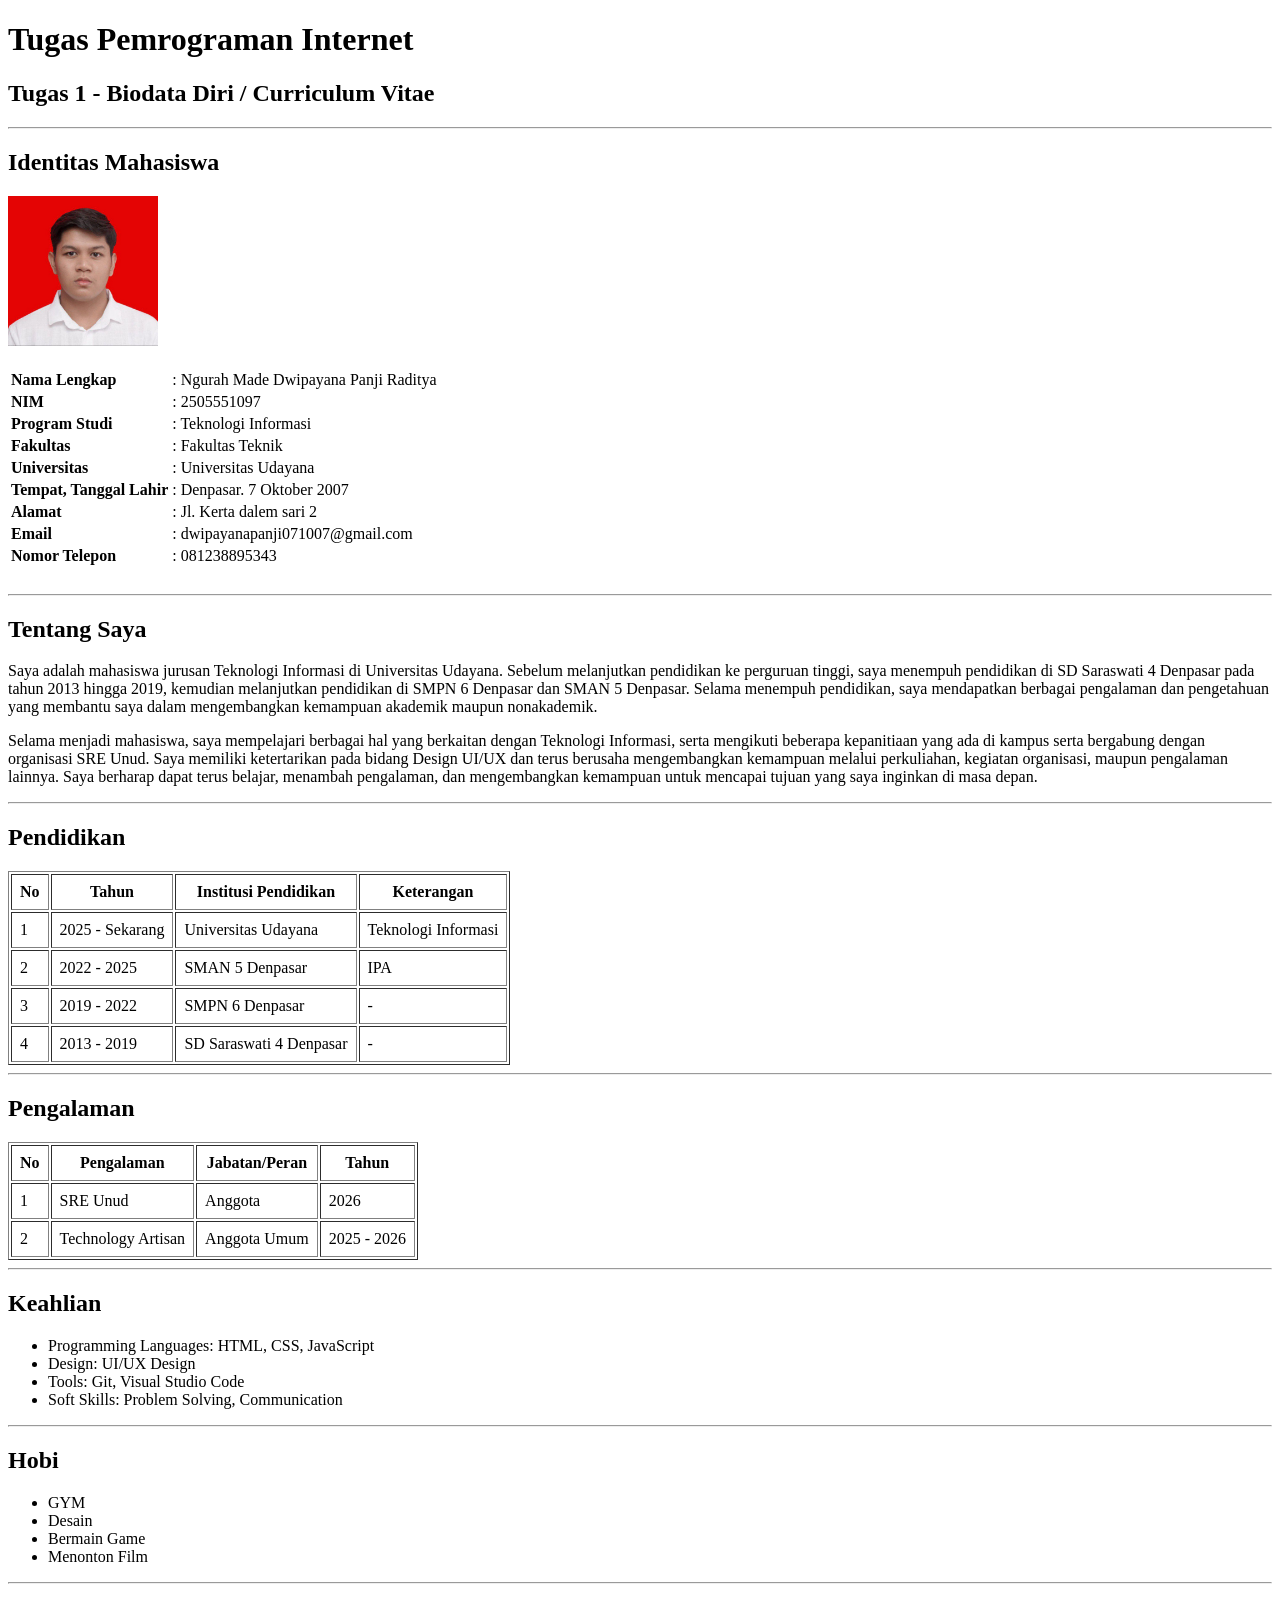
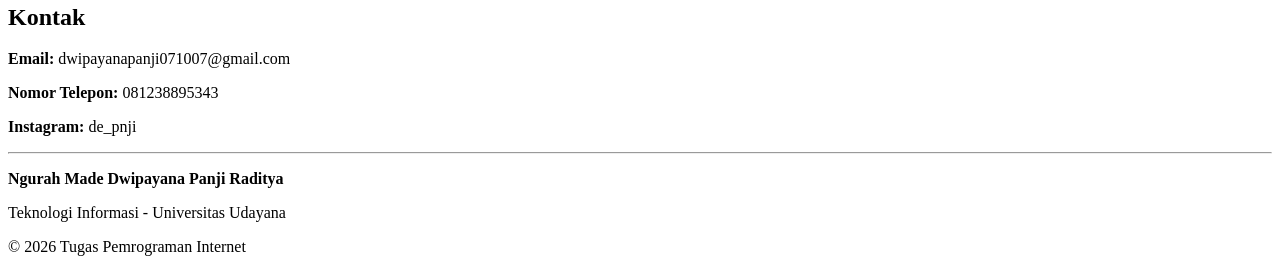
<file: index.html>
<!DOCTYPE html>
<html lang="id">

<head>
    <meta charset="UTF-8">
    <meta name="viewport" content="width=device-width, initial-scale=1.0">

    <title>Biodata Diri - Tugas 1 Pemrograman Internet</title>
</head>

<body>

    <h1>Tugas Pemrograman Internet</h1>

    <h2>Tugas 1 - Biodata Diri / Curriculum Vitae</h2>

    <hr>



    <h2>Identitas Mahasiswa</h2>

    <img src="foto.jpg" alt="Foto Profil" width="150" height="150">

    <br><br>

    <table>

        <tr>
            <td><b>Nama Lengkap</b></td>
            <td>: Ngurah Made Dwipayana Panji Raditya</td>
        </tr>

        <tr>
            <td><b>NIM</b></td>
            <td>: 2505551097</td>
        </tr>

        <tr>
            <td><b>Program Studi</b></td>
            <td>: Teknologi Informasi</td>
        </tr>

        <tr>
            <td><b>Fakultas</b></td>
            <td>: Fakultas Teknik</td>
        </tr>

        <tr>
            <td><b>Universitas</b></td>
            <td>: Universitas Udayana</td>
        </tr>

        <tr>
            <td><b>Tempat, Tanggal Lahir</b></td>
            <td>: Denpasar. 7 Oktober 2007</td>
        </tr>

        <tr>
            <td><b>Alamat</b></td>
            <td>: Jl. Kerta dalem sari 2</td>
        </tr>

        <tr>
            <td><b>Email</b></td>
            <td>: dwipayanapanji071007@gmail.com</td>
        </tr>

        <tr>
            <td><b>Nomor Telepon</b></td>
            <td>: 081238895343</td>
        </tr>

    </table>

    <br>

    <hr>


    <h2>Tentang Saya</h2>

    <p>
        Saya adalah mahasiswa jurusan Teknologi Informasi di Universitas Udayana. Sebelum melanjutkan pendidikan ke perguruan
        tinggi, saya menempuh pendidikan di SD Saraswati 4 Denpasar pada tahun 2013 hingga 2019, kemudian melanjutkan pendidikan
        di SMPN 6 Denpasar dan SMAN 5 Denpasar. Selama menempuh pendidikan, saya mendapatkan berbagai pengalaman dan pengetahuan
        yang membantu saya dalam mengembangkan kemampuan akademik maupun nonakademik.
    </p>

    <p>
        Selama menjadi mahasiswa, saya mempelajari berbagai hal yang berkaitan dengan Teknologi Informasi, serta mengikuti
        beberapa kepanitiaan yang ada di
        kampus serta bergabung dengan organisasi SRE Unud. Saya memiliki ketertarikan pada bidang Design UI/UX dan terus
        berusaha mengembangkan kemampuan melalui perkuliahan, kegiatan organisasi, maupun pengalaman lainnya. Saya berharap
        dapat terus belajar, menambah pengalaman, dan mengembangkan kemampuan untuk mencapai tujuan yang saya inginkan di masa
        depan.
    </p>

    <hr>



    <h2>Pendidikan</h2>

    <table border="1" cellpadding="8">

        <tr>
            <th>No</th>
            <th>Tahun</th>
            <th>Institusi Pendidikan</th>
            <th>Keterangan</th>
        </tr>

        <tr>
            <td>1</td>
            <td>2025 - Sekarang</td>
            <td>Universitas Udayana</td>
            <td>Teknologi Informasi</td>
        </tr>

        <tr>
            <td>2</td>
            <td>2022 - 2025</td>
            <td>SMAN 5 Denpasar</td>
            <td>IPA</td>
        </tr>

        <tr>
            <td>3</td>
            <td>2019 - 2022</td>
            <td> SMPN 6 Denpasar</td>
            <td>-</td>
        </tr>

        <tr>
            <td>4</td>
            <td>2013 - 2019</td>
            <td>SD Saraswati 4 Denpasar</td>
            <td>-</td>
        </tr>

    </table>

    <hr>


    <h2>Pengalaman</h2>

    <table border="1" cellpadding="8">

        <tr>
            <th>No</th>
            <th>Pengalaman</th>
            <th>Jabatan/Peran</th>
            <th>Tahun</th>
        </tr>

        <tr>
            <td>1</td>
            <td>SRE Unud</td>
            <td>Anggota</td>
            <td>2026</td>
        </tr>

        <tr>
            <td>2</td>
            <td>Technology Artisan</td>
            <td>Anggota Umum</td>
            <td>2025 - 2026</td>
        </tr>


    </table>

    <hr>



    <h2>Keahlian</h2>

    <ul>
        <li>Programming Languages: HTML, CSS, JavaScript</li>
        <li>Design: UI/UX Design</li>
        <li>Tools: Git, Visual Studio Code</li>
        <li>Soft Skills: Problem Solving, Communication</li>
    </ul>

    <hr>



    <h2>Hobi</h2>

    <ul>
        <li>GYM</li>
        <li>Desain</li>
        <li>Bermain Game</li>
        <li>Menonton Film</li>
    </ul>

    <hr>


    <h2>Kontak</h2>

    <p>
        <b>Email:</b> dwipayanapanji071007@gmail.com
    </p>

    <p>
        <b>Nomor Telepon:</b> 081238895343
    </p>

    <p>
        <b>Instagram:</b> de_pnji
    </p>


    <hr>

    <p>
        <b>Ngurah Made Dwipayana Panji Raditya</b>
    </p>

    <p>
        Teknologi Informasi - Universitas Udayana
    </p>

    <p>
        &copy; 2026 Tugas Pemrograman Internet
    </p>

</body>

</html>
</file>
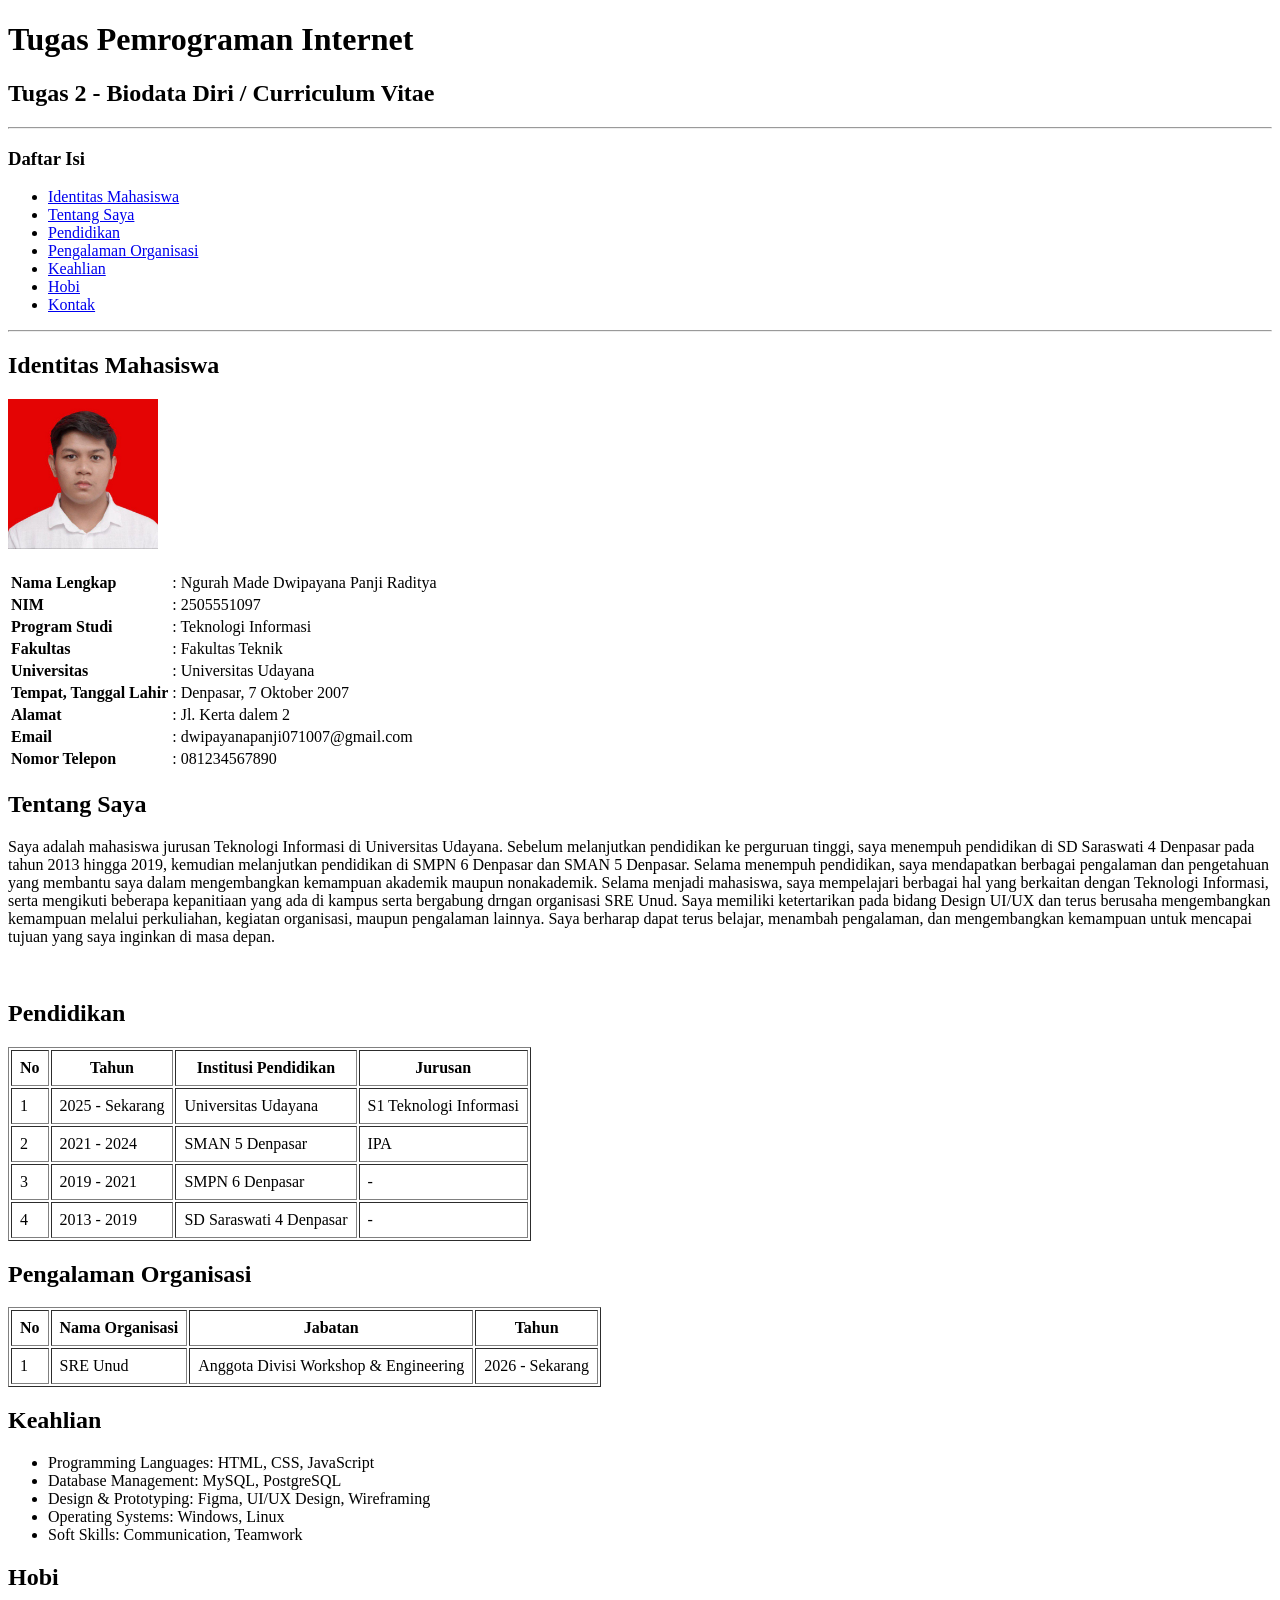
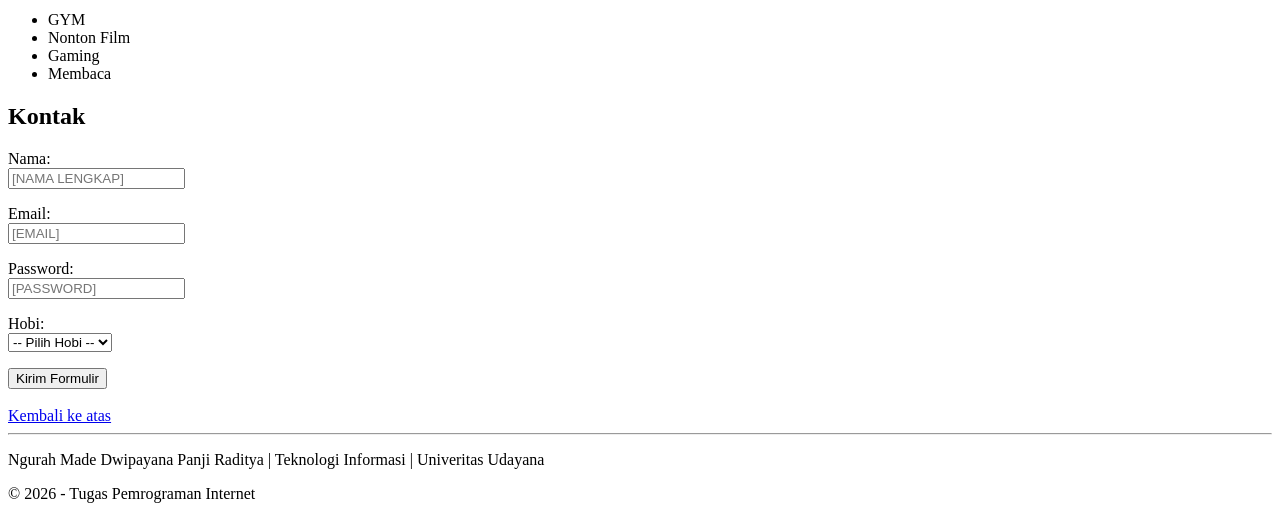
<file: indexx.html>
<!DOCTYPE html>
<html lang="id">

<head>
    <meta charset="UTF-8">
    <meta name="viewport" content="width=device-width, initial-scale=1.0">

    <title>Biodata Diri - Tugas 2 Pemrograman Internet</title>
</head>

<body>

    <header>
        <h1>Tugas Pemrograman Internet</h1>
        <h2>Tugas 2 - Biodata Diri / Curriculum Vitae</h2>

        <hr>
    </header>


    <nav>
        <h3>Daftar Isi</h3>

        <ul>
            <li><a href="#identitas">Identitas Mahasiswa</a></li>
            <li><a href="#tentang">Tentang Saya</a></li>
            <li><a href="#pendidikan">Pendidikan</a></li>
            <li><a href="#pengalaman">Pengalaman Organisasi</a></li>
            <li><a href="#keahlian">Keahlian</a></li>
            <li><a href="#hobi">Hobi</a></li>
            <li><a href="#kontak">Kontak</a></li>
        </ul>

        <hr>
    </nav>


    <section id="identitas">

        <h2>Identitas Mahasiswa</h2>

        <img src="foto.jpg" alt="Foto Profil" width="150" height="150">

        <br><br>

        <table>
            <tr>
                <td><strong>Nama Lengkap</strong></td>
                <td>: Ngurah Made Dwipayana Panji Raditya</td>
            </tr>

            <tr>
                <td><strong>NIM</strong></td>
                <td>: 2505551097</td>
            </tr>

            <tr>
                <td><strong>Program Studi</strong></td>
                <td>: Teknologi Informasi</td>
            </tr>

            <tr>
                <td><strong>Fakultas</strong></td>
                <td>: Fakultas Teknik</td>
            </tr>

            <tr>
                <td><strong>Universitas</strong></td>
                <td>: Universitas Udayana</td>
            </tr>

            <tr>
                <td><strong>Tempat, Tanggal Lahir</strong></td>
                <td>: Denpasar, 7 Oktober 2007</td>
            </tr>

            <tr>
                <td><strong>Alamat</strong></td>
                <td>: Jl. Kerta dalem 2</td>
            </tr>

            <tr>
                <td><strong>Email</strong></td>
                <td>: dwipayanapanji071007@gmail.com</td>
            </tr>

            <tr>
                <td><strong>Nomor Telepon</strong></td>
                <td>: 081234567890</td>
            </tr>
        </table>


    </section>


    <section id="tentang">

        <h2>Tentang Saya</h2>

        <p>
            Saya adalah mahasiswa jurusan Teknologi Informasi di Universitas Udayana. Sebelum melanjutkan pendidikan ke perguruan
            tinggi, saya menempuh pendidikan di SD Saraswati 4 Denpasar pada tahun 2013 hingga 2019, kemudian melanjutkan pendidikan
            di SMPN 6 Denpasar dan SMAN 5 Denpasar. Selama menempuh pendidikan, saya mendapatkan berbagai pengalaman dan pengetahuan
            yang membantu saya dalam mengembangkan kemampuan akademik maupun nonakademik.
            Selama menjadi mahasiswa, saya mempelajari berbagai hal yang berkaitan dengan Teknologi Informasi, serta mengikuti
            beberapa kepanitiaan yang ada di
            kampus serta bergabung drngan organisasi SRE Unud. Saya memiliki ketertarikan pada bidang Design UI/UX dan terus
            berusaha mengembangkan kemampuan melalui perkuliahan, kegiatan organisasi, maupun pengalaman lainnya. Saya berharap
            dapat terus belajar, menambah pengalaman, dan mengembangkan kemampuan untuk mencapai tujuan yang saya inginkan di masa
            depan.
        </p>

        <br>

    </section>


    <section id="pendidikan">

        <h2>Pendidikan</h2>

        <table border="1" cellpadding="8">

            <tr>
                <th>No</th>
                <th>Tahun</th>
                <th>Institusi Pendidikan</th>
                <th>Jurusan</th>
            </tr>

            <tr>
                <td>1</td>
                <td>2025 - Sekarang</td>
                <td>Universitas Udayana</td>
                <td>S1 Teknologi Informasi</td>
            </tr>

            <tr>
                <td>2</td>
                <td>2021 - 2024</td>
                <td>SMAN 5 Denpasar</td>
                <td>IPA</td>
            </tr>

            <tr>
                <td>3</td>
                <td>2019 - 2021</td>
                <td>SMPN 6 Denpasar</td>
                <td>-</td>
            </tr>

            <tr>
                <td>4</td>
                <td>2013 - 2019</td>
                <td>SD Saraswati 4 Denpasar</td>
                <td>-</td>
            </tr>

        </table>

  

    </section>


    <section id="pengalaman">

        <h2>Pengalaman Organisasi</h2>

        <table border="1" cellpadding="8">

            <tr>
                <th>No</th>
                <th>Nama Organisasi</th>
                <th>Jabatan</th>
                <th>Tahun</th>
            </tr>

            <tr>
                <td>1</td>
                <td>SRE Unud</td>
                <td>Anggota Divisi Workshop & Engineering</td>
                <td>2026 - Sekarang</td>
            </tr>

         

        </table>


    </section>


    <section id="keahlian">

        <h2>Keahlian</h2>

        <ul>
            <li>Programming Languages: HTML, CSS, JavaScript</li>
            <li>Database Management: MySQL, PostgreSQL</li>
            <li>Design & Prototyping: Figma, UI/UX Design, Wireframing</li>
            <li>Operating Systems: Windows, Linux</li>
            <li>Soft Skills: Communication, Teamwork</li>
        </ul>

    </section>


    <section id="hobi">

        <h2>Hobi</h2>

        <ul>
            <li>GYM</li>
            <li>Nonton Film</li>
            <li>Gaming</li>
            <li>Membaca</li>
        </ul>


    </section>


    <section id="kontak">

        <h2>Kontak</h2>

        <form>

            <p>
                <label for="nama">Nama:</label>
                <br>

                <input type="text" id="nama" name="nama" placeholder="[NAMA LENGKAP]">
            </p>


            <p>
                <label for="email">Email:</label>
                <br>

                <input type="email" id="email" name="email" placeholder="[EMAIL]">
            </p>


            <p>
                <label for="password">Password:</label>
                <br>

                <input type="password" id="password" name="password" placeholder="[PASSWORD]">
            </p>


            <p>
                <label for="hobi">Hobi:</label>
                <br>

                <select id="hobi" name="hobi">

                    <option value="">
                        -- Pilih Hobi --
                    </option>

                    <option value="olahraga">
                        Olahraga
                    </option>

                    <option value="musik">
                        Musik
                    </option>

                    <option value="gaming">
                        Gaming
                    </option>

                    <option value="membaca">
                        Membaca
                    </option>

                    <option value="lainnya">
                        Lainnya
                    </option>

                </select>

            </p>


            <button type="submit">
                Kirim Formulir
            </button>

        </form>

        <br>

        <a href="#top">Kembali ke atas</a>

        <hr>

    </section>


    <footer>

        <p>
            Ngurah Made Dwipayana Panji Raditya | Teknologi Informasi | Univeritas Udayana
        </p>

        <p>
            &copy; 2026 - Tugas Pemrograman Internet
        </p>

    </footer>

</body>

</html>
</file>
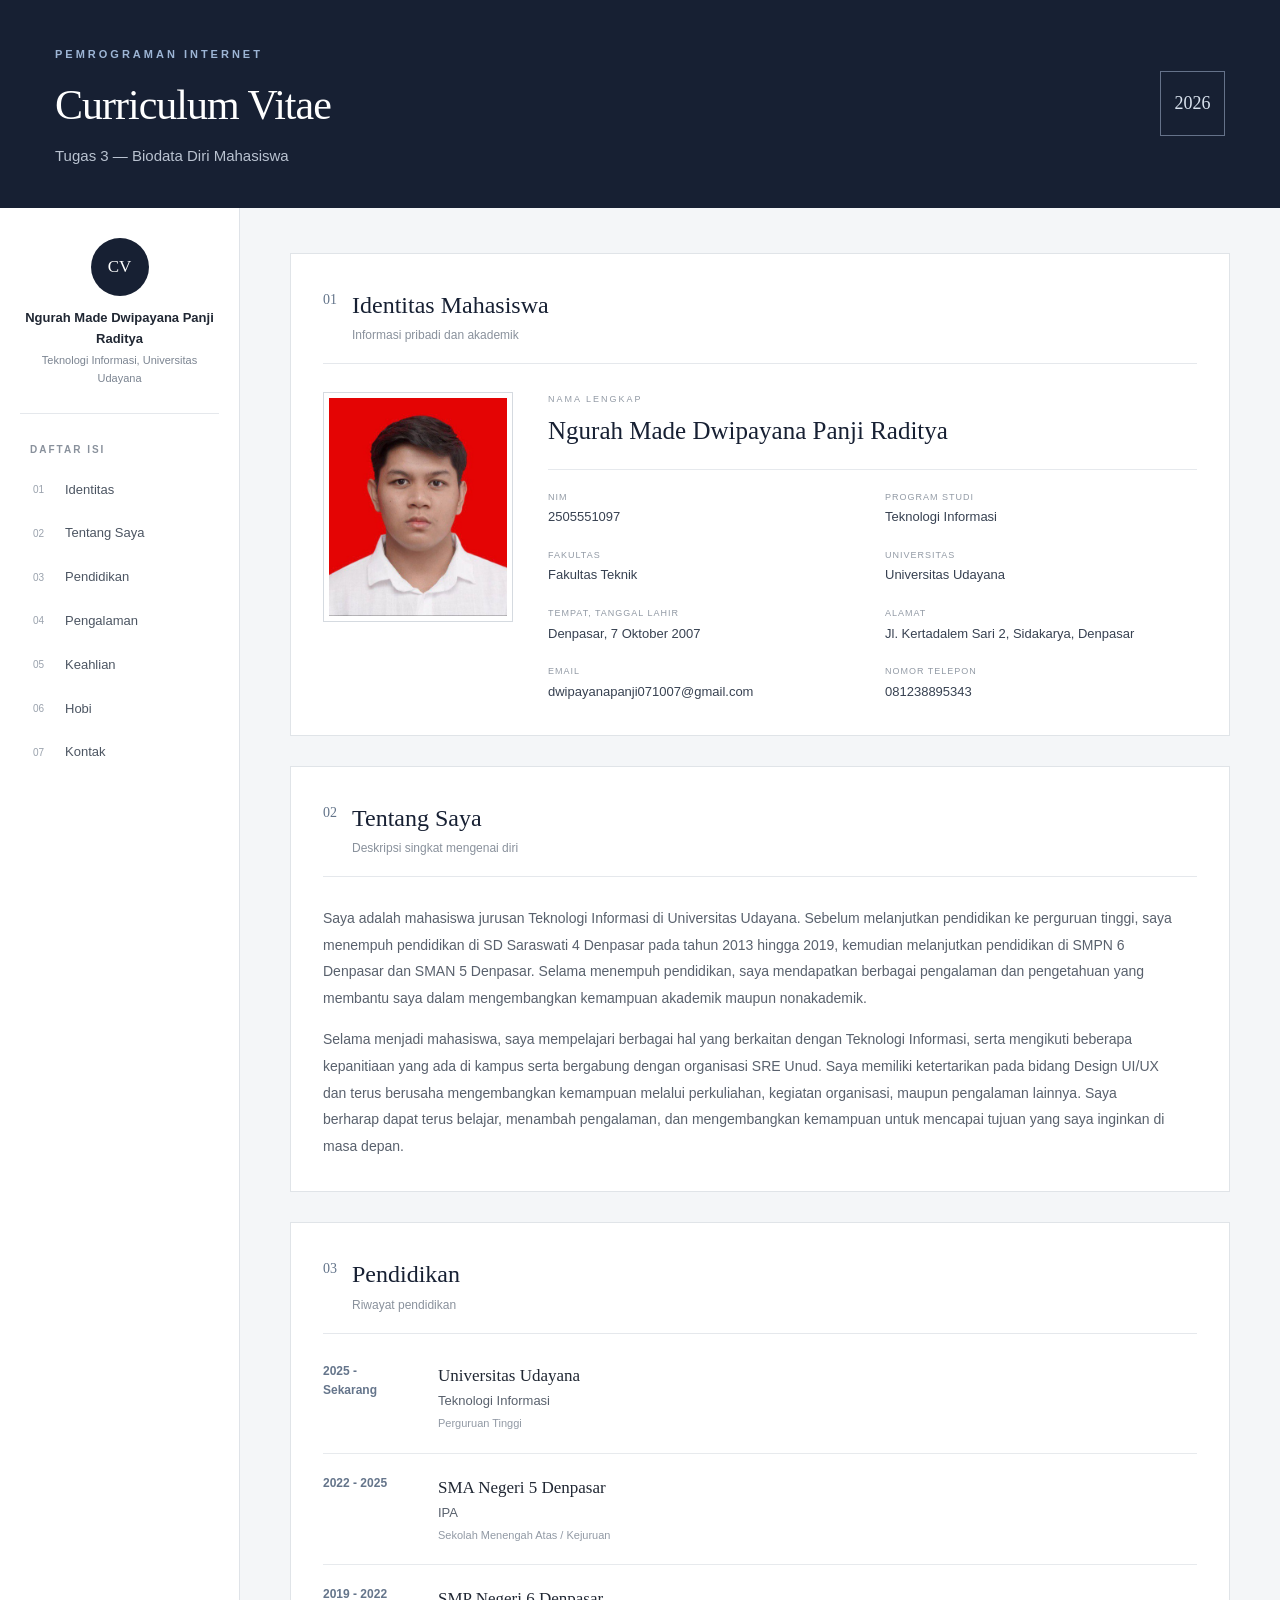
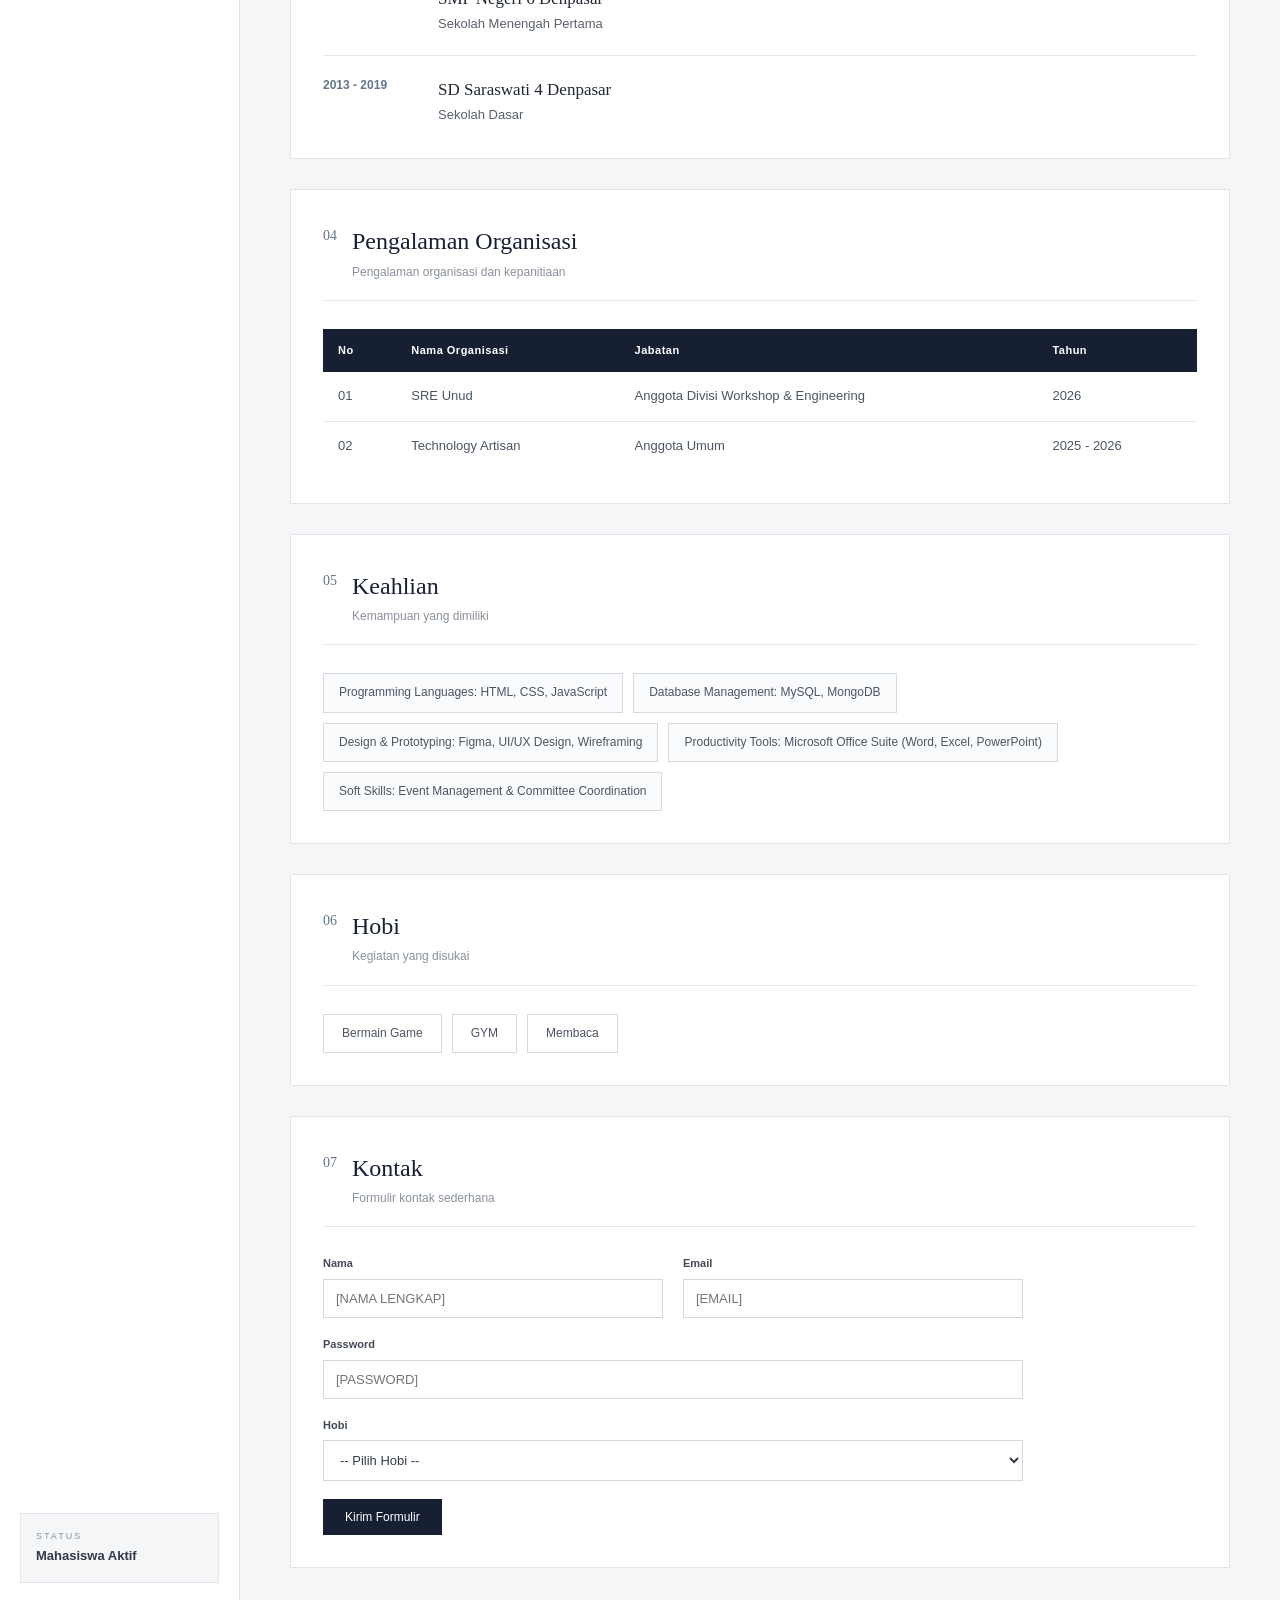
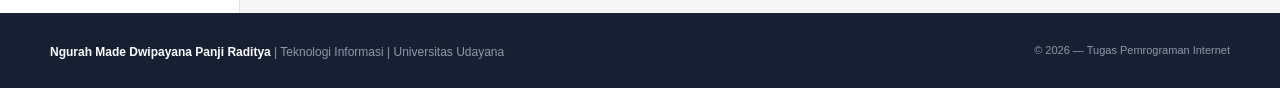
<file: indexxx.html>
<!DOCTYPE html>
<html lang="id">

<head>
    <meta charset="UTF-8">

    <meta name="viewport" content="width=device-width, initial-scale=1.0">

    <title>Biodata Diri - Tugas 3 Pemrograman Internet</title>

    <link rel="stylesheet" href="style.css">
</head>

<body>

    <div class="container">


        <header>

            <div class="header-left">

                <span class="small-title">
                    PEMROGRAMAN INTERNET
                </span>

                <h1>
                    Curriculum Vitae
                </h1>

                <p>
                    Tugas 3 — Biodata Diri Mahasiswa
                </p>

            </div>

            <div class="header-right">

                <span>
                    2026
                </span>

            </div>

        </header>


        <aside>

            <div class="profile-mini">

                <div class="mini-circle">
                    CV
                </div>

                <h3>
                    Ngurah Made Dwipayana Panji Raditya
                </h3>

                <p>
                    Teknologi Informasi, Universitas Udayana
                </p>

            </div>


            <div class="menu-title">
                DAFTAR ISI
            </div>


            <nav>

                <a href="#identitas">
                    <span>01</span>
                    Identitas
                </a>

                <a href="#tentang">
                    <span>02</span>
                    Tentang Saya
                </a>

                <a href="#pendidikan">
                    <span>03</span>
                    Pendidikan
                </a>

                <a href="#pengalaman">
                    <span>04</span>
                    Pengalaman
                </a>

                <a href="#keahlian">
                    <span>05</span>
                    Keahlian
                </a>

                <a href="#hobi">
                    <span>06</span>
                    Hobi
                </a>

                <a href="#kontak">
                    <span>07</span>
                    Kontak
                </a>

            </nav>


            <div class="sidebar-bottom">

                <span>
                    STATUS
                </span>

                <strong>
                    Mahasiswa Aktif
                </strong>

            </div>

        </aside>


        <main>


            <section id="identitas">

                <div class="section-header">

                    <div class="section-number">
                        01
                    </div>

                    <div>

                        <h2>
                            Identitas Mahasiswa
                        </h2>

                        <p>
                            Informasi pribadi dan akademik
                        </p>

                    </div>

                </div>


                <div class="profile">

                    <div class="photo-wrapper">

                        <img src="foto.jpg" alt="Foto Profil" class="profile-photo">

                    </div>


                    <div class="profile-data">

                        <div class="name-area">

                            <span>
                                NAMA LENGKAP
                            </span>

                            <h3>
                                Ngurah Made Dwipayana Panji Raditya
                            </h3>

                        </div>


                        <div class="data-grid">

                            <div class="data-item">

                                <span>NIM</span>

                                <strong>
                                    2505551097
                                </strong>

                            </div>


                            <div class="data-item">

                                <span>PROGRAM STUDI</span>

                                <strong>
                                    Teknologi Informasi
                                </strong>

                            </div>


                            <div class="data-item">

                                <span>FAKULTAS</span>

                                <strong>
                                    Fakultas Teknik
                                </strong>

                            </div>


                            <div class="data-item">

                                <span>UNIVERSITAS</span>

                                <strong>
                                    Universitas Udayana
                                </strong>

                            </div>


                            <div class="data-item">

                                <span>TEMPAT, TANGGAL LAHIR</span>

                                <strong>
                                    Denpasar, 7 Oktober 2007
                                </strong>

                            </div>


                            <div class="data-item">

                                <span>ALAMAT</span>

                                <strong>
                                    Jl. Kertadalem Sari 2, Sidakarya, Denpasar
                                </strong>

                            </div>


                            <div class="data-item">

                                <span>EMAIL</span>

                                <strong>
                                    dwipayanapanji071007@gmail.com
                                </strong>

                            </div>


                            <div class="data-item">

                                <span>NOMOR TELEPON</span>

                                <strong>
                                    081238895343
                                </strong>

                            </div>

                        </div>

                    </div>

                </div>

            </section>


            <section id="tentang">

                <div class="section-header">

                    <div class="section-number">
                        02
                    </div>

                    <div>

                        <h2>
                            Tentang Saya
                        </h2>

                        <p>
                            Deskripsi singkat mengenai diri
                        </p>

                    </div>

                </div>


                <div class="about">

                    <p>
                        Saya adalah mahasiswa jurusan Teknologi Informasi di Universitas Udayana. Sebelum melanjutkan pendidikan ke perguruan
                        tinggi, saya menempuh pendidikan di SD Saraswati 4 Denpasar pada tahun 2013 hingga 2019, kemudian melanjutkan pendidikan
                        di SMPN 6 Denpasar dan SMAN 5 Denpasar. Selama menempuh pendidikan, saya mendapatkan berbagai pengalaman dan pengetahuan
                        yang membantu saya dalam mengembangkan kemampuan akademik maupun nonakademik.
                    </p>

                    <p>
                        Selama menjadi mahasiswa, saya mempelajari berbagai hal yang berkaitan dengan Teknologi Informasi, serta mengikuti beberapa kepanitiaan yang ada di
                kampus serta bergabung dengan organisasi SRE Unud. Saya memiliki ketertarikan pada bidang Design UI/UX dan terus
                berusaha mengembangkan kemampuan melalui perkuliahan, kegiatan organisasi, maupun pengalaman lainnya. Saya berharap
                dapat terus belajar, menambah pengalaman, dan mengembangkan kemampuan untuk mencapai tujuan yang saya inginkan di masa
                depan.
                    </p>

                </div>

            </section>


            <section id="pendidikan">

                <div class="section-header">

                    <div class="section-number">
                        03
                    </div>

                    <div>

                        <h2>
                            Pendidikan
                        </h2>

                        <p>
                            Riwayat pendidikan
                        </p>

                    </div>

                </div>


                <div class="timeline">


                    <div class="timeline-item">

                        <div class="timeline-year">
                            2025 - Sekarang
                        </div>

                        <div class="timeline-content">

                            <h3>
                                Universitas Udayana
                            </h3>

                            <p>
                                Teknologi Informasi
                            </p>

                            <small>
                                Perguruan Tinggi
                            </small>

                        </div>

                    </div>


                    <div class="timeline-item">

                        <div class="timeline-year">
                            2022 - 2025
                        </div>

                        <div class="timeline-content">

                            <h3>
                                SMA Negeri 5 Denpasar
                            </h3>

                            <p>
                                IPA
                            </p>
                            </p>

                            <small>
                                Sekolah Menengah Atas / Kejuruan
                            </small>

                        </div>

                    </div>


                    <div class="timeline-item">

                        <div class="timeline-year">
                            2019 - 2022
                        </div>

                        <div class="timeline-content">

                            <h3>
                                SMP Negeri 6 Denpasar
                            </h3>

                            <p>
                                Sekolah Menengah Pertama
                            </p>

                        </div>

                    </div>


                    <div class="timeline-item">

                        <div class="timeline-year">
                            2013 - 2019
                        </div>

                        <div class="timeline-content">

                            <h3>
                                SD Saraswati 4 Denpasar
                            </h3>

                            <p>
                                Sekolah Dasar
                            </p>

                        </div>

                    </div>

                </div>

            </section>


            <section id="pengalaman">

                <div class="section-header">

                    <div class="section-number">
                        04
                    </div>

                    <div>

                        <h2>
                            Pengalaman Organisasi
                        </h2>

                        <p>
                            Pengalaman organisasi dan kepanitiaan
                        </p>

                    </div>

                </div>


                <div class="table-wrapper">

                    <table>

                        <thead>

                            <tr>

                                <th>No</th>

                                <th>
                                    Nama Organisasi
                                </th>

                                <th>
                                    Jabatan
                                </th>

                                <th>
                                    Tahun
                                </th>

                            </tr>

                        </thead>


                        <tbody>

                            <tr>

                                <td>
                                    01
                                </td>

                                <td>
                                    SRE Unud
                                </td>

                                <td>
                                    Anggota Divisi Workshop & Engineering
                                </td>

                                <td>
                                    2026
                                </td>

                            </tr>


                            <tr>

                                <td>
                                    02
                                </td>

                                <td>
                                    Technology Artisan
                                </td>

                                <td>
                                    Anggota Umum
                                </td>

                                <td>
                                    2025 - 2026
                                </td>

                            </tr>



                        </tbody>

                    </table>

                </div>

            </section>


            <section id="keahlian">

                <div class="section-header">

                    <div class="section-number">
                        05
                    </div>

                    <div>

                        <h2>
                            Keahlian
                        </h2>

                        <p>
                            Kemampuan yang dimiliki
                        </p>

                    </div>

                </div>


                <div class="skills">

                    <div class="skill">
                        Programming Languages: HTML, CSS, JavaScript
                    </div>

                    <div class="skill">
                        Database Management: MySQL, MongoDB
                    </div>

                    <div class="skill">
                        Design & Prototyping: Figma, UI/UX Design, Wireframing
                    </div>

                    <div class="skill">
                        Productivity Tools: Microsoft Office Suite (Word, Excel, PowerPoint)
                    </div>

                    <div class="skill">
                        Soft Skills: Event Management & Committee Coordination
                    </div>

                </div>

            </section>


            <section id="hobi">

                <div class="section-header">

                    <div class="section-number">
                        06
                    </div>

                    <div>

                        <h2>
                            Hobi
                        </h2>

                        <p>
                            Kegiatan yang disukai
                        </p>

                    </div>

                </div>

                <div class="hobbies">

                    <div class="hobby">
                        Bermain Game
                    </div>

                    <div class="hobby">
                        GYM
                    </div>

                    <div class="hobby">
                        Membaca
                    </div>


                </div>

            </section>


            <section id="kontak">

                <div class="section-header">

                    <div class="section-number">
                        07
                    </div>

                    <div>

                        <h2>
                            Kontak
                        </h2>

                        <p>
                            Formulir kontak sederhana
                        </p>

                    </div>

                </div>


                <form>

                    <div class="form-row">

                        <!-- Nama -->
                        <div class="form-group">

                            <label for="nama">
                                Nama
                            </label>

                            <input type="text" id="nama" name="nama" placeholder="[NAMA LENGKAP]">

                        </div>


                        <!-- Email -->
                        <div class="form-group">

                            <label for="email">
                                Email
                            </label>

                            <input type="email" id="email" name="email" placeholder="[EMAIL]">

                        </div>

                    </div>


                    <!-- Password -->
                    <div class="form-group">

                        <label for="password">
                            Password
                        </label>

                        <input type="password" id="password" name="password" placeholder="[PASSWORD]">

                    </div>


                    <!-- Hobi -->
                    <div class="form-group">

                        <label for="hobi-select">
                            Hobi
                        </label>

                        <select id="hobi-select" name="hobi">

                            <option value="">
                                -- Pilih Hobi --
                            </option>

                            <option value="olahraga">
                                Olahraga
                            </option>

                            <option value="musik">
                                Musik
                            </option>

                            <option value="gaming">
                                Gaming
                            </option>

                            <option value="membaca">
                                Membaca
                            </option>

                            <option value="fotografi">
                                Fotografi
                            </option>

                            <option value="lainnya">
                                Lainnya
                            </option>

                        </select>

                    </div>


                    <button type="submit">
                        Kirim Formulir
                    </button>

                </form>

            </section>

        </main>


        <footer>

            <div>

                <strong>
                    Ngurah Made Dwipayana Panji Raditya
                </strong>

                <span>
                    | Teknologi Informasi | Universitas Udayana
                </span>

            </div>

            <p>
                © 2026 — Tugas Pemrograman Internet
            </p>

        </footer>


    </div>

</body>

</html>
</file>
<file: style.css>
/* =====================================================
   RESET DASAR
   ===================================================== */

* {
    margin: 0;
    padding: 0;
    box-sizing: border-box;
}


/* =====================================================
   HTML & BODY
   ===================================================== */

html {
    scroll-behavior: smooth;
}

body {
    font-family: Arial, Helvetica, sans-serif;

    background-color: #f4f6f8;

    color: #202733;

    line-height: 1.6;
}


/* =====================================================
   CONTAINER UTAMA
   CSS GRID
   ===================================================== */

.container {

    min-height: 100vh;

    display: grid;

    grid-template-columns: 240px 1fr;

    grid-template-rows: auto 1fr auto;

    grid-template-areas:
        "header header"
        "sidebar main"
        "footer footer";
}


/* =====================================================
   HEADER
   ===================================================== */

header {

    grid-area: header;

    background-color: #172033;

    color: white;

    min-height: 180px;

    padding: 40px 55px;

    display: flex;

    justify-content: space-between;

    align-items: center;
}

.header-left {
    max-width: 700px;
}

.small-title {

    display: inline-block;

    margin-bottom: 8px;

    font-size: 11px;

    font-weight: bold;

    letter-spacing: 3px;

    color: #9db5d5;
}

header h1 {

    font-family: Georgia, "Times New Roman", serif;

    font-size: 42px;

    font-weight: normal;

    letter-spacing: -1px;
}

header p {

    margin-top: 5px;

    color: #b9c2d0;

    font-size: 15px;
}

.header-right {

    width: 65px;

    height: 65px;

    border: 1px solid #65728a;

    display: flex;

    align-items: center;

    justify-content: center;

    font-family: Georgia, "Times New Roman", serif;

    font-size: 18px;

    color: #dbe4f0;
}


/* =====================================================
   SIDEBAR
   ===================================================== */

aside {

    grid-area: sidebar;

    background-color: #ffffff;

    border-right: 1px solid #dfe3e8;

    padding: 30px 20px;

    display: flex;

    flex-direction: column;

    min-height: 100%;
}


/* =====================================================
   PROFIL MINI DI SIDEBAR
   ===================================================== */

.profile-mini {

    text-align: center;

    padding-bottom: 25px;

    border-bottom: 1px solid #e5e8ec;
}

.mini-circle {

    width: 58px;

    height: 58px;

    margin: 0 auto 12px auto;

    border-radius: 50%;

    background-color: #172033;

    color: white;

    display: flex;

    align-items: center;

    justify-content: center;

    font-family: Georgia, "Times New Roman", serif;

    font-size: 17px;
}

.profile-mini h3 {

    font-size: 13px;

    color: #202733;

    font-weight: bold;
}

.profile-mini p {

    margin-top: 3px;

    font-size: 11px;

    color: #7b8491;
}


/* =====================================================
   JUDUL MENU
   ===================================================== */

.menu-title {

    margin-top: 28px;

    margin-bottom: 12px;

    padding-left: 10px;

    font-size: 10px;

    font-weight: bold;

    letter-spacing: 2px;

    color: #89919c;
}


/* =====================================================
   NAVIGASI
   ===================================================== */

nav {

    display: flex;

    flex-direction: column;

    gap: 3px;
}

nav a {

    display: flex;

    align-items: center;

    gap: 12px;

    padding: 10px;

    text-decoration: none;

    color: #4c5562;

    font-size: 13px;

    border-left: 3px solid transparent;

    transition: 0.2s;
}

nav a span {

    width: 20px;

    font-size: 10px;

    color: #9aa2ad;
}

nav a:hover {

    background-color: #f2f4f7;

    color: #172033;

    border-left-color: #172033;
}


/* =====================================================
   BAGIAN BAWAH SIDEBAR
   ===================================================== */

.sidebar-bottom {

    margin-top: auto;

    padding: 15px;

    background-color: #f4f6f8;

    border: 1px solid #e3e6ea;
}

.sidebar-bottom span {

    display: block;

    font-size: 9px;

    letter-spacing: 2px;

    color: #8a929d;
}

.sidebar-bottom strong {

    display: block;

    margin-top: 3px;

    font-size: 13px;

    color: #303945;
}


/* =====================================================
   MAIN
   ===================================================== */

main {

    grid-area: main;

    width: 100%;

    max-width: 1150px;

    padding: 45px 50px;
}


/* =====================================================
   SECTION
   ===================================================== */

section {

    background-color: white;

    border: 1px solid #e0e4e8;

    margin-bottom: 30px;

    padding: 32px;

    scroll-margin-top: 25px;
}

section:last-child {

    margin-bottom: 0;
}


/* =====================================================
   HEADER SECTION
   ===================================================== */

.section-header {

    display: flex;

    align-items: flex-start;

    gap: 15px;

    padding-bottom: 18px;

    margin-bottom: 28px;

    border-bottom: 1px solid #e5e8ec;
}

.section-number {

    padding-top: 3px;

    font-family: Georgia, "Times New Roman", serif;

    font-size: 14px;

    color: #63748a;
}

.section-header h2 {

    font-family: Georgia, "Times New Roman", serif;

    font-size: 24px;

    font-weight: normal;

    color: #172033;
}

.section-header p {

    margin-top: 2px;

    font-size: 12px;

    color: #89919c;
}


/* =====================================================
   PROFILE
   FLEXBOX
   ===================================================== */

.profile {

    display: flex;

    align-items: flex-start;

    gap: 35px;
}


/* =====================================================
   FOTO
   ===================================================== */

.photo-wrapper {

    flex-shrink: 0;

    position: relative;
}

.profile-photo {

    width: 190px;

    height: 230px;

    display: block;

    object-fit: cover;

    border: 1px solid #d5dae0;

    padding: 5px;

    background-color: white;
}


/* =====================================================
   DATA DIRI
   ===================================================== */

.profile-data {

    flex: 1;

    min-width: 0;
}

.name-area {

    padding-bottom: 18px;

    margin-bottom: 20px;

    border-bottom: 1px solid #e6e9ed;
}

.name-area span {

    display: block;

    font-size: 9px;

    letter-spacing: 2px;

    color: #929aa5;

    margin-bottom: 4px;
}

.name-area h3 {

    font-family: Georgia, "Times New Roman", serif;

    font-size: 25px;

    font-weight: normal;

    color: #172033;
}


/* =====================================================
   DATA GRID
   ===================================================== */

.data-grid {

    display: grid;

    grid-template-columns: 1fr 1fr;

    gap: 20px 25px;
}

.data-item span {

    display: block;

    margin-bottom: 3px;

    font-size: 9px;

    letter-spacing: 1px;

    color: #929aa5;
}

.data-item strong {

    display: block;

    font-size: 13px;

    font-weight: normal;

    color: #374151;
}


/* =====================================================
   TENTANG SAYA
   ===================================================== */

.about {

    max-width: 850px;

    color: #59616d;

    font-size: 14px;

    line-height: 1.9;
}

.about p {

    margin-bottom: 15px;
}

.about p:last-child {

    margin-bottom: 0;
}


/* =====================================================
   PENDIDIKAN
   FLEXBOX
   ===================================================== */

.timeline {

    display: flex;

    flex-direction: column;
}

.timeline-item {

    display: flex;

    gap: 25px;

    padding: 20px 0;

    border-bottom: 1px solid #e7eaed;
}

.timeline-item:first-child {

    padding-top: 0;
}

.timeline-item:last-child {

    border-bottom: none;

    padding-bottom: 0;
}

.timeline-year {

    width: 90px;

    flex-shrink: 0;

    font-size: 12px;

    font-weight: bold;

    color: #65758b;
}

.timeline-content h3 {

    font-family: Georgia, "Times New Roman", serif;

    font-size: 17px;

    font-weight: normal;

    color: #202733;
}

.timeline-content p {

    margin-top: 2px;

    font-size: 13px;

    color: #59616d;
}

.timeline-content small {

    display: block;

    margin-top: 3px;

    font-size: 11px;

    color: #929aa5;
}


/* =====================================================
   TABLE
   ===================================================== */

.table-wrapper {

    width: 100%;

    overflow-x: auto;
}

table {

    width: 100%;

    border-collapse: collapse;

    font-size: 13px;
}

thead {

    background-color: #172033;

    color: white;
}

th {

    padding: 13px 15px;

    text-align: left;

    font-size: 11px;

    font-weight: bold;

    letter-spacing: 0.5px;
}

td {

    padding: 14px 15px;

    border-bottom: 1px solid #e5e8ec;

    color: #4b5563;
}

tbody tr:last-child td {

    border-bottom: none;
}

tbody tr:hover {

    background-color: #f8f9fa;
}


/* =====================================================
   KEAHLIAN
   FLEXBOX
   ===================================================== */

.skills {

    display: flex;

    flex-wrap: wrap;

    gap: 10px;
}

.skill {

    padding: 9px 15px;

    border: 1px solid #d5dae0;

    background-color: #fafbfc;

    color: #4b5563;

    font-size: 12px;
}


/* =====================================================
   HOBI
   FLEXBOX
   ===================================================== */

.hobbies {

    display: flex;

    flex-wrap: wrap;

    gap: 10px;
}

.hobby {

    padding: 9px 18px;

    border: 1px solid #d5dae0;

    color: #4b5563;

    font-size: 12px;
}


/* =====================================================
   FORM
   ===================================================== */

form {

    max-width: 700px;
}

.form-row {

    display: flex;

    gap: 20px;
}

.form-row .form-group {

    flex: 1;
}

.form-group {

    margin-bottom: 18px;
}

label {

    display: block;

    margin-bottom: 6px;

    font-size: 11px;

    font-weight: bold;

    color: #424a55;
}

input,
select {

    width: 100%;

    padding: 11px 12px;

    border: 1px solid #d3d8de;

    background-color: white;

    color: #333b47;

    font-family: Arial, Helvetica, sans-serif;

    font-size: 13px;

    outline: none;
}

input:focus,
select:focus {

    border-color: #66768c;
}

button {

    padding: 11px 22px;

    border: none;

    background-color: #172033;

    color: white;

    font-family: Arial, Helvetica, sans-serif;

    font-size: 12px;

    cursor: pointer;
}

button:hover {

    background-color: #2b374b;
}


/* =====================================================
   FOOTER
   ===================================================== */

footer {

    grid-area: footer;

    background-color: #172033;

    color: white;

    min-height: 75px;

    padding: 20px 50px;

    display: flex;

    align-items: center;

    justify-content: space-between;
}

footer strong {

    font-size: 12px;
}

footer span {

    color: #8f9aaa;

    font-size: 12px;
}

footer p {

    color: #8f9aaa;

    font-size: 11px;
}


/* =====================================================
   RESPONSIVE TABLET
   ===================================================== */

@media (max-width: 850px) {

    .container {

        grid-template-columns: 190px 1fr;
    }

    main {

        padding: 30px;
    }

    header {

        padding: 35px;
    }

    .profile {

        gap: 25px;
    }

    .profile-photo {

        width: 160px;

        height: 200px;
    }

    .data-grid {

        grid-template-columns: 1fr;
    }

}


/* =====================================================
   RESPONSIVE HP
   ===================================================== */

@media (max-width: 650px) {

    .container {

        grid-template-columns: 1fr;

        grid-template-rows: auto auto 1fr auto;

        grid-template-areas:
            "header"
            "sidebar"
            "main"
            "footer";
    }


    header {

        min-height: 150px;

        padding: 30px 20px;
    }


    header h1 {

        font-size: 32px;
    }


    .header-right {

        display: none;
    }


    aside {

        border-right: none;

        border-bottom: 1px solid #dfe3e8;

        padding: 20px;
    }


    .profile-mini {

        display: none;
    }


    .menu-title {

        margin-top: 0;
    }


    nav {

        display: grid;

        grid-template-columns: 1fr 1fr;

        gap: 3px;
    }


    nav a {

        font-size: 12px;
    }


    .sidebar-bottom {

        display: none;
    }


    main {

        padding: 20px 12px;
    }


    section {

        padding: 22px;

        margin-bottom: 20px;
    }


    .profile {

        flex-direction: column;

        align-items: flex-start;
    }


    .profile-photo {

        width: 170px;

        height: 210px;
    }


    .data-grid {

        grid-template-columns: 1fr;
    }


    .form-row {

        flex-direction: column;

        gap: 0;
    }


    footer {

        padding: 20px;

        flex-direction: column;

        align-items: flex-start;

        gap: 8px;
    }

}


/* =====================================================
   HP SANGAT KECIL
   ===================================================== */

@media (max-width: 400px) {

    nav {

        grid-template-columns: 1fr;
    }

    header h1 {

        font-size: 28px;
    }

    .section-header h2 {

        font-size: 21px;
    }

}
</file>
